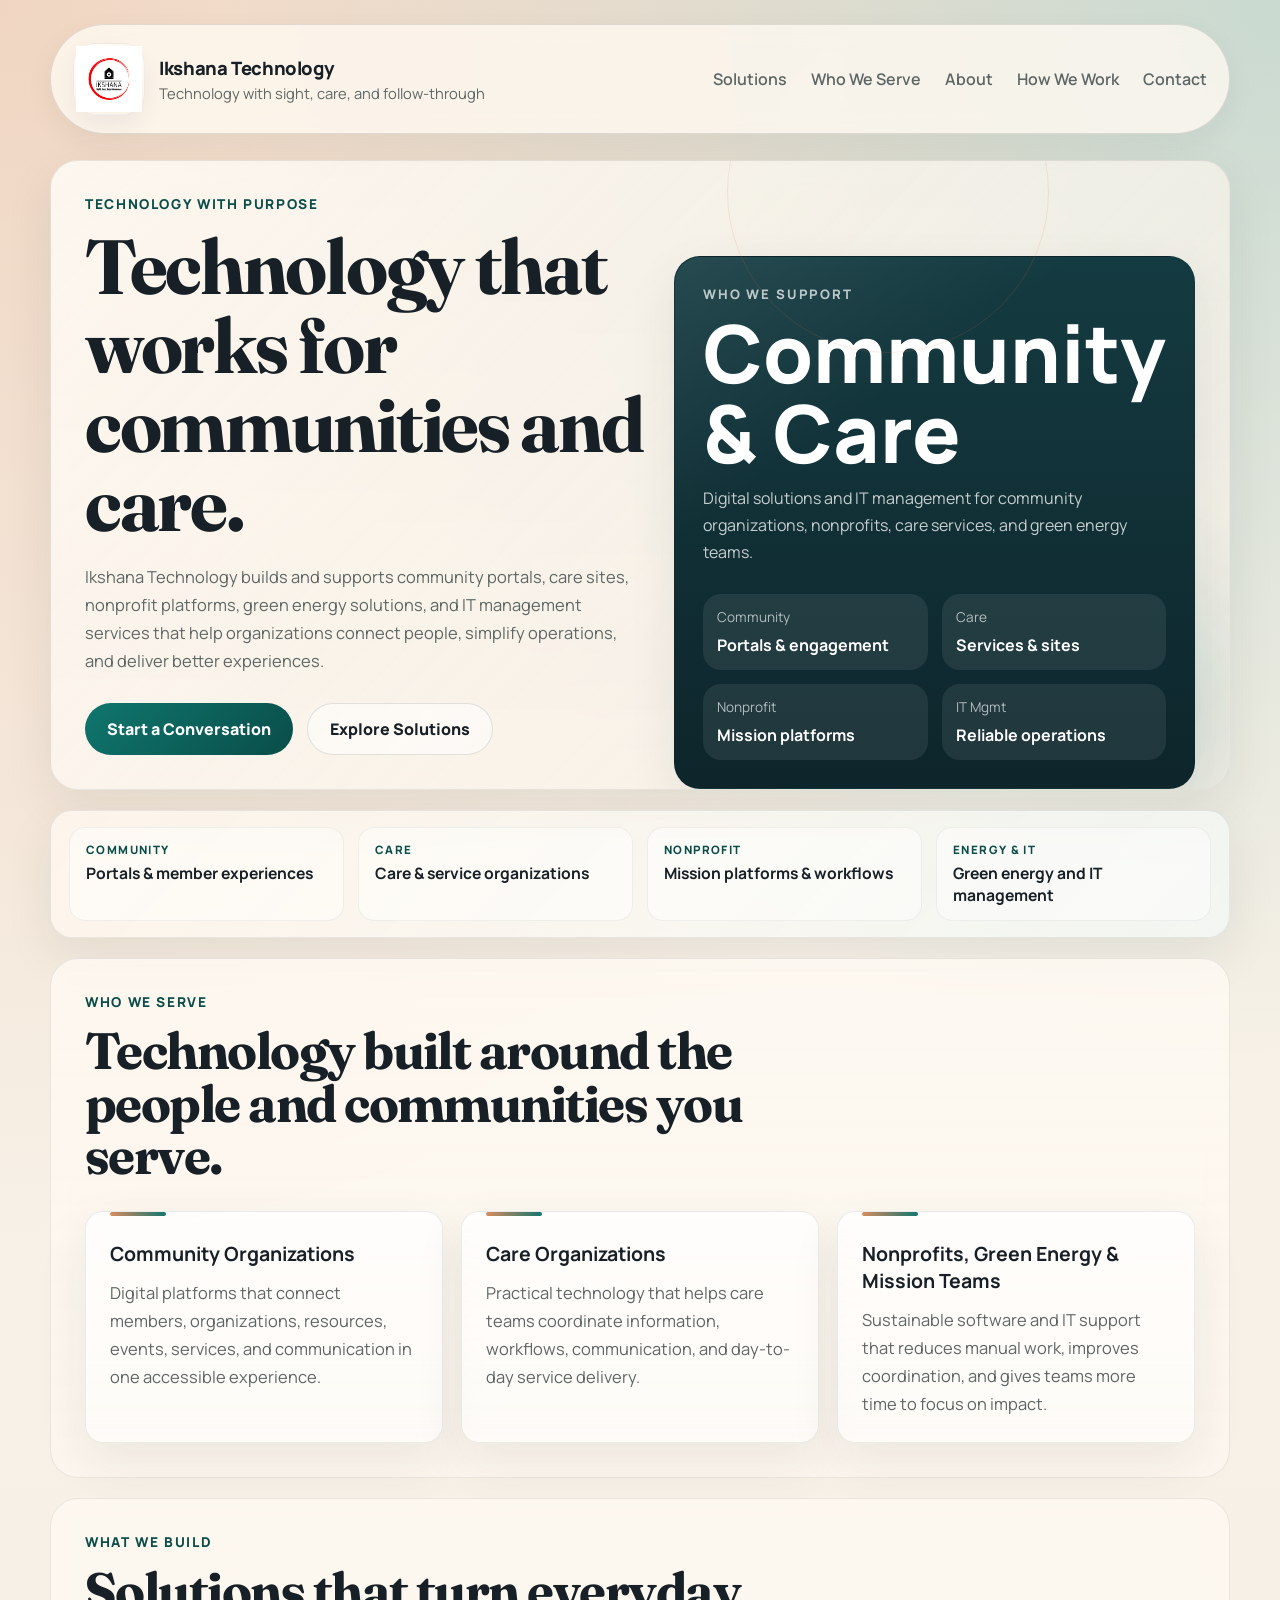
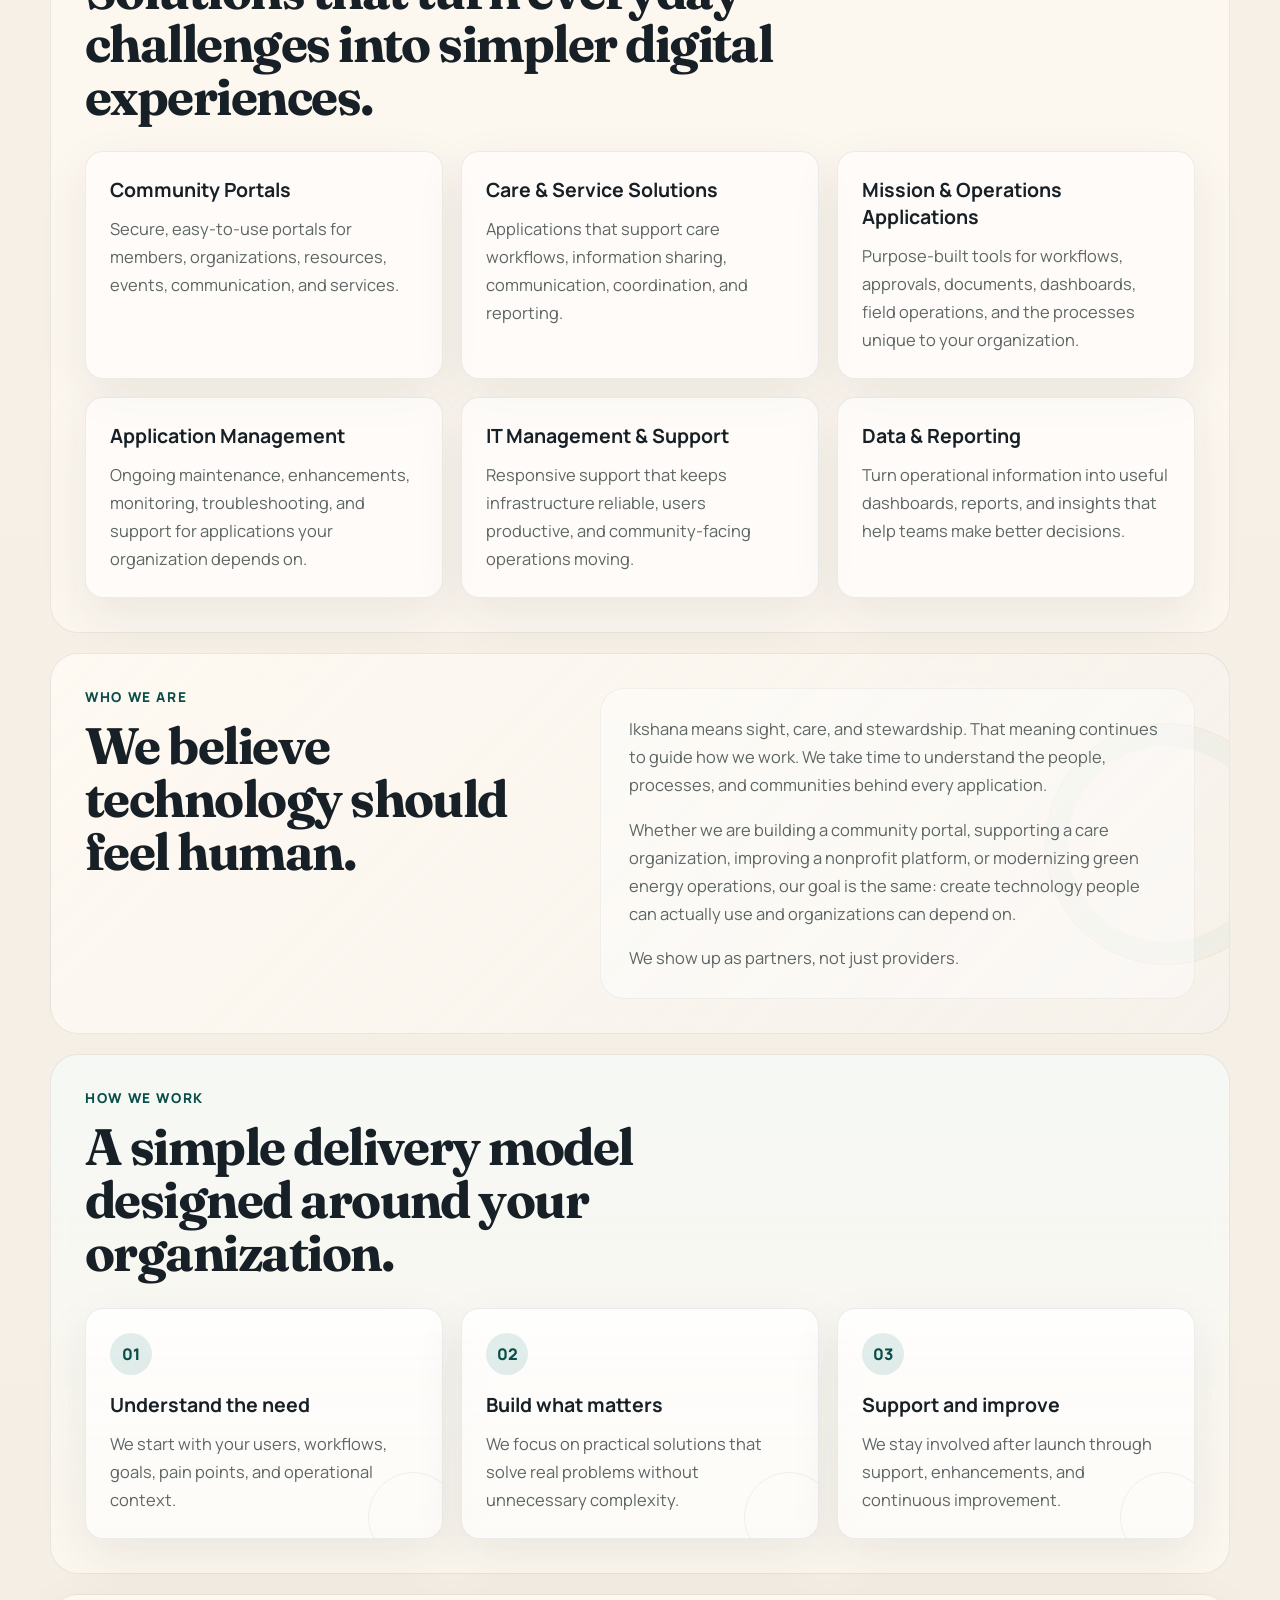
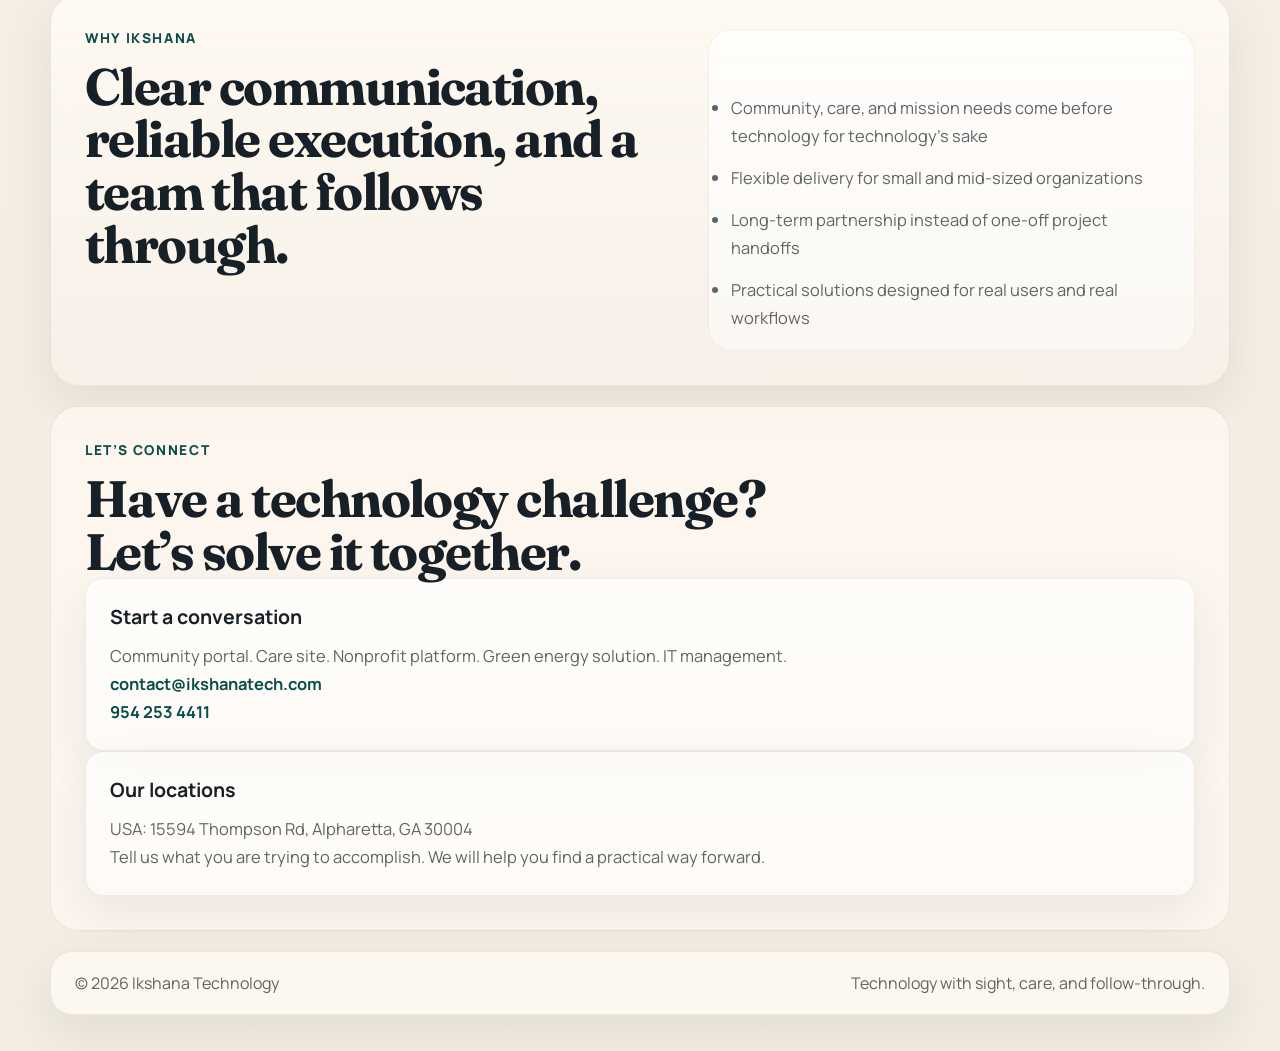
<file: index.html>
<!DOCTYPE html>
<html lang="en">
  <head>
    <meta charset="UTF-8" />
    <meta name="viewport" content="width=device-width, initial-scale=1.0" />
    <title>Ikshana Technology | Technology With Purpose</title>
    <meta
      name="description"
      content="Ikshana Technology builds and supports community portals, care sites, nonprofit platforms, green energy solutions, and dependable IT management for organizations that serve people and communities."
    />
    <link rel="preconnect" href="https://fonts.googleapis.com" />
    <link rel="preconnect" href="https://fonts.gstatic.com" crossorigin />
    <link
      href="https://fonts.googleapis.com/css2?family=Manrope:wght@400;500;600;700;800&family=Fraunces:opsz,wght@9..144,600;9..144,700&display=swap"
      rel="stylesheet"
    />
    <link rel="stylesheet" href="styles.css?v=20261024b" />
  </head>
  <body>
    <div class="page-shell">
      <header class="site-header">
        <div class="brand">
          <div class="brand-mark">
            <img src="assets/ikshana-logo-black.png?v=20260426a" alt="Ikshana Technology logo" />
          </div>
          <div>
            <a href="#top" class="brand-name">Ikshana Technology</a>
            <p class="brand-tag">Technology with sight, care, and follow-through</p>
          </div>
        </div>

        <button class="menu-toggle" aria-expanded="false" aria-controls="site-nav" aria-label="Open navigation">
          <span class="menu-toggle-label">Menu</span>
          <span class="menu-toggle-icon" aria-hidden="true"><span></span><span></span></span>
        </button>

        <nav id="site-nav" class="site-nav">
          <a href="#solutions">Solutions</a>
          <a href="#who-we-serve">Who We Serve</a>
          <a href="#about">About</a>
          <a href="#process">How We Work</a>
          <a href="#contact">Contact</a>
        </nav>
      </header>

      <main id="top">
        <section class="hero">
          <div class="hero-copy">
            <p class="eyebrow">Technology with purpose</p>
            <h1>Technology that works for communities and care.</h1>
            <p class="hero-text">
              Ikshana Technology builds and supports community portals, care sites, nonprofit
              platforms, green energy solutions, and IT management services that help organizations
              connect people, simplify operations, and deliver better experiences.
            </p>
            <div class="hero-actions">
              <a class="button button-primary" href="#contact">Start a Conversation</a>
              <a class="button button-secondary" href="#solutions">Explore Solutions</a>
            </div>
          </div>

          <div class="hero-card">
            <p class="stat-label">Who we support</p>
            <p class="stat-number">Community & Care</p>
            <p class="stat-copy">Digital solutions and IT management for community organizations, nonprofits, care services, and green energy teams.</p>
            <div class="hero-grid">
              <div><span>Community</span><strong>Portals & engagement</strong></div>
              <div><span>Care</span><strong>Services & sites</strong></div>
              <div><span>Nonprofit</span><strong>Mission platforms</strong></div>
              <div><span>IT Mgmt</span><strong>Reliable operations</strong></div>
            </div>
          </div>
        </section>

        <section class="trust-strip" aria-label="Ikshana Technology focus areas">
          <p><span>Community</span><strong>Portals & member experiences</strong></p>
          <p><span>Care</span><strong>Care & service organizations</strong></p>
          <p><span>Nonprofit</span><strong>Mission platforms & workflows</strong></p>
          <p><span>Energy & IT</span><strong>Green energy and IT management</strong></p>
        </section>

        <section id="who-we-serve" class="section section-services">
          <div class="section-heading"><p class="eyebrow">Who we serve</p><h2>Technology built around the people and communities you serve.</h2></div>
          <div class="cards three-up">
            <article class="card"><h3>Community Organizations</h3><p>Digital platforms that connect members, organizations, resources, events, services, and communication in one accessible experience.</p></article>
            <article class="card"><h3>Care Organizations</h3><p>Practical technology that helps care teams coordinate information, workflows, communication, and day-to-day service delivery.</p></article>
            <article class="card"><h3>Nonprofits, Green Energy & Mission Teams</h3><p>Sustainable software and IT support that reduces manual work, improves coordination, and gives teams more time to focus on impact.</p></article>
          </div>
        </section>

        <section id="solutions" class="section">
          <div class="section-heading"><p class="eyebrow">What we build</p><h2>Solutions that turn everyday challenges into simpler digital experiences.</h2></div>
          <div class="cards three-up">
            <article class="card"><h3>Community Portals</h3><p>Secure, easy-to-use portals for members, organizations, resources, events, communication, and services.</p></article>
            <article class="card"><h3>Care & Service Solutions</h3><p>Applications that support care workflows, information sharing, communication, coordination, and reporting.</p></article>
            <article class="card"><h3>Mission & Operations Applications</h3><p>Purpose-built tools for workflows, approvals, documents, dashboards, field operations, and the processes unique to your organization.</p></article>
            <article class="card"><h3>Application Management</h3><p>Ongoing maintenance, enhancements, monitoring, troubleshooting, and support for applications your organization depends on.</p></article>
            <article class="card"><h3>IT Management & Support</h3><p>Responsive support that keeps infrastructure reliable, users productive, and community-facing operations moving.</p></article>
            <article class="card"><h3>Data & Reporting</h3><p>Turn operational information into useful dashboards, reports, and insights that help teams make better decisions.</p></article>
          </div>
        </section>

        <section id="about" class="section split-section section-about">
          <div><p class="eyebrow">Who we are</p><h2>We believe technology should feel human.</h2></div>
          <div class="split-copy">
            <p>Ikshana means sight, care, and stewardship. That meaning continues to guide how we work. We take time to understand the people, processes, and communities behind every application.</p>
            <p>Whether we are building a community portal, supporting a care organization, improving a nonprofit platform, or modernizing green energy operations, our goal is the same: create technology people can actually use and organizations can depend on.</p>
            <p>We show up as partners, not just providers.</p>
          </div>
        </section>

        <section id="process" class="section section-process">
          <div class="section-heading"><p class="eyebrow">How we work</p><h2>A simple delivery model designed around your organization.</h2></div>
          <div class="cards process-grid">
            <article class="card process-card"><span>01</span><h3>Understand the need</h3><p>We start with your users, workflows, goals, pain points, and operational context.</p></article>
            <article class="card process-card"><span>02</span><h3>Build what matters</h3><p>We focus on practical solutions that solve real problems without unnecessary complexity.</p></article>
            <article class="card process-card"><span>03</span><h3>Support and improve</h3><p>We stay involved after launch through support, enhancements, and continuous improvement.</p></article>
          </div>
        </section>

        <section class="section highlight">
          <div><p class="eyebrow">Why Ikshana</p><h2>Clear communication, reliable execution, and a team that follows through.</h2></div>
          <ul class="benefit-list">
            <li>Community, care, and mission needs come before technology for technology’s sake</li>
            <li>Flexible delivery for small and mid-sized organizations</li>
            <li>Long-term partnership instead of one-off project handoffs</li>
            <li>Practical solutions designed for real users and real workflows</li>
          </ul>
        </section>

        <section id="contact" class="section contact-section">
          <div class="section-heading"><p class="eyebrow">Let’s connect</p><h2>Have a technology challenge? Let’s solve it together.</h2></div>
          <div class="contact-grid">
            <article class="card contact-card"><h3>Start a conversation</h3><p>Community portal. Care site. Nonprofit platform. Green energy solution. IT management.</p><p><a href="mailto:contact@ikshanatech.com">contact@ikshanatech.com</a></p><p><a href="tel:+19542534411">954 253 4411</a></p></article>
            <article class="card contact-card"><h3>Our locations</h3><p>USA: 15594 Thompson Rd, Alpharetta, GA 30004</p><p>Tell us what you are trying to accomplish. We will help you find a practical way forward.</p></article>
          </div>
        </section>
      </main>

      <footer class="site-footer"><p>© 2026 Ikshana Technology</p><p>Technology with sight, care, and follow-through.</p></footer>
    </div>
    <script src="script.js?v=20260820b"></script>
  </body>
</html>
</file>
<file: styles.css>
:root {
  --bg: #f5efe5;
  --surface: rgba(255, 250, 243, 0.74);
  --surface-strong: #fffaf3;
  --text: #172026;
  --muted: #5d6665;
  --line: rgba(23, 32, 38, 0.12);
  --accent: #0f766e;
  --accent-strong: #0a4d49;
  --warm: #d98c5f;
  --shadow: 0 18px 50px rgba(23, 32, 38, 0.08);
  --radius-lg: 28px;
  --radius-md: 18px;
  --max-width: 1180px;
}

* {
  box-sizing: border-box;
}

html {
  scroll-behavior: smooth;
  scroll-padding-top: 140px;
}

body {
  margin: 0;
  font-family: "Manrope", sans-serif;
  color: var(--text);
  background:
    radial-gradient(circle at top left, rgba(217, 140, 95, 0.28), transparent 28%),
    radial-gradient(circle at top right, rgba(15, 118, 110, 0.2), transparent 24%),
    linear-gradient(180deg, #f8f2e8 0%, #f3ede3 100%);
}

a {
  color: inherit;
  text-decoration: none;
}

.page-shell {
  width: min(calc(100% - 32px), var(--max-width));
  margin: 0 auto;
  padding: 24px 0 36px;
}

.site-header,
.hero,
.trust-strip,
.section,
.site-footer {
  backdrop-filter: blur(10px);
}

.site-header {
  display: flex;
  align-items: center;
  justify-content: space-between;
  gap: 24px;
  padding: 18px 22px;
  border: 1px solid var(--line);
  border-radius: 999px;
  background: rgba(255, 250, 243, 0.78);
  position: sticky;
  top: 16px;
  z-index: 10;
  box-shadow: 0 10px 30px rgba(23, 32, 38, 0.05);
}

.brand {
  display: flex;
  align-items: center;
  gap: 14px;
  min-width: 0;
}

.brand-mark {
  width: 72px;
  height: 72px;
  flex: 0 0 72px;
  display: flex;
  align-items: center;
  justify-content: center;
  padding: 2px;
  border-radius: 22px;
  background:
    radial-gradient(circle at 30% 30%, rgba(255, 255, 255, 0.9), transparent 48%),
    linear-gradient(180deg, rgba(255, 255, 255, 0.58), rgba(250, 243, 232, 0.78));
  border: 1px solid rgba(23, 32, 38, 0.06);
  box-shadow: 0 10px 24px rgba(23, 32, 38, 0.06);
}

.brand-mark img {
  width: 100%;
  height: 100%;
  object-fit: contain;
  display: block;
  filter: saturate(0.95) contrast(1.02);
}

.brand-name {
  display: block;
  font-weight: 800;
  letter-spacing: -0.02em;
  font-size: 1.15rem;
}

.brand-tag {
  margin: 2px 0 0;
  color: var(--muted);
  font-size: 0.92rem;
}

.site-nav {
  display: flex;
  gap: 24px;
  font-weight: 600;
}

.site-nav a {
  color: var(--muted);
}

.site-nav a:hover,
.site-nav a:focus-visible {
  color: var(--text);
}

.menu-toggle {
  display: none;
  border: 0;
  border-radius: 999px;
  padding: 10px 12px 10px 16px;
  background: rgba(23, 32, 38, 0.92);
  color: white;
  font: inherit;
  font-weight: 700;
  align-items: center;
  gap: 12px;
  box-shadow: 0 10px 26px rgba(23, 32, 38, 0.16);
}

.menu-toggle-label {
  display: inline-block;
}

.menu-toggle-icon {
  width: 36px;
  height: 36px;
  display: inline-flex;
  flex-direction: column;
  align-items: center;
  justify-content: center;
  gap: 5px;
  border-radius: 50%;
  background: rgba(255, 255, 255, 0.12);
}

.menu-toggle-icon span {
  width: 14px;
  height: 2px;
  border-radius: 999px;
  background: currentColor;
  transition: transform 180ms ease, opacity 180ms ease;
}

.menu-toggle[aria-expanded="true"] .menu-toggle-icon span:first-child {
  transform: translateY(3.5px) rotate(45deg);
}

.menu-toggle[aria-expanded="true"] .menu-toggle-icon span:last-child {
  transform: translateY(-3.5px) rotate(-45deg);
}

.hero {
  display: grid;
  grid-template-columns: 1.3fr 0.9fr;
  gap: 28px;
  margin-top: 26px;
  padding: 34px;
  border-radius: var(--radius-lg);
  background:
    linear-gradient(135deg, rgba(255, 250, 243, 0.9), rgba(247, 240, 231, 0.72)),
    linear-gradient(180deg, rgba(15, 118, 110, 0.08), transparent);
  border: 1px solid rgba(23, 32, 38, 0.08);
  box-shadow: var(--shadow);
  overflow: hidden;
  position: relative;
}

.hero::before {
  content: "";
  position: absolute;
  inset: auto -120px -120px auto;
  width: 420px;
  height: 420px;
  border-radius: 50%;
  background:
    radial-gradient(circle, rgba(15, 118, 110, 0.15), rgba(15, 118, 110, 0.03) 48%, transparent 70%);
  pointer-events: none;
}

.hero::after {
  content: "";
  position: absolute;
  top: -130px;
  right: 180px;
  width: 320px;
  height: 320px;
  border-radius: 50%;
  border: 1px solid rgba(217, 130, 74, 0.15);
  pointer-events: none;
}

.eyebrow {
  margin: 0 0 14px;
  color: var(--accent-strong);
  font-size: 0.85rem;
  font-weight: 800;
  letter-spacing: 0.12em;
  text-transform: uppercase;
}

.hero h1,
.section h2 {
  margin: 0;
  font-family: "Fraunces", serif;
  line-height: 1.03;
  letter-spacing: -0.03em;
}

.hero h1 {
  max-width: 11ch;
  font-size: clamp(3rem, 6vw, 5.5rem);
}

.hero-text,
.split-copy p,
.card p,
.benefit-list li,
.contact-card p {
  color: var(--muted);
  line-height: 1.7;
  font-size: 1.03rem;
}

.hero-text {
  max-width: 62ch;
  margin: 20px 0 0;
}

.hero-actions {
  display: flex;
  flex-wrap: wrap;
  gap: 14px;
  margin-top: 28px;
}

.button {
  display: inline-flex;
  align-items: center;
  justify-content: center;
  min-height: 52px;
  padding: 0 22px;
  border-radius: 999px;
  font-weight: 800;
}

.button-primary {
  color: white;
  background: linear-gradient(135deg, var(--accent), var(--accent-strong));
}

.button-secondary {
  color: var(--text);
  background: rgba(255, 255, 255, 0.54);
  border: 1px solid var(--line);
}

.hero-card,
.card,
.trust-strip,
.highlight,
.site-footer {
  border: 1px solid rgba(23, 32, 38, 0.08);
  box-shadow: var(--shadow);
}

.hero-card {
  align-self: end;
  padding: 28px;
  border-radius: 26px;
  background: linear-gradient(180deg, #143b41 0%, #0d252b 100%);
  color: white;
  position: relative;
  transform: translateY(34px);
}

.hero-card::before {
  content: "";
  position: absolute;
  inset: 0;
  border-radius: inherit;
  background:
    linear-gradient(145deg, rgba(255, 255, 255, 0.08), transparent 32%);
  pointer-events: none;
}

.stat-label {
  margin: 0;
  color: rgba(255, 255, 255, 0.7);
  text-transform: uppercase;
  letter-spacing: 0.14em;
  font-size: 0.82rem;
  font-weight: 800;
}

.stat-number {
  margin: 10px 0 12px;
  font-size: clamp(3rem, 7vw, 5rem);
  font-weight: 800;
  line-height: 1;
}

.stat-copy {
  margin: 0;
  color: rgba(255, 255, 255, 0.76);
  line-height: 1.7;
}

.hero-grid {
  display: grid;
  grid-template-columns: repeat(2, 1fr);
  gap: 14px;
  margin-top: 28px;
}

.hero-grid div {
  padding: 14px;
  border-radius: 18px;
  background: rgba(255, 255, 255, 0.08);
}

.hero-grid span {
  display: block;
  color: rgba(255, 255, 255, 0.66);
  font-size: 0.85rem;
  margin-bottom: 8px;
}

.hero-grid strong {
  font-size: 1rem;
}

.trust-strip {
  display: grid;
  grid-template-columns: repeat(4, 1fr);
  gap: 14px;
  margin: 20px 0 0;
  padding: 16px 18px;
  border-radius: 22px;
  background: linear-gradient(135deg, rgba(255, 247, 238, 0.86), rgba(242, 247, 244, 0.82));
}

.trust-strip p {
  margin: 0;
  padding: 14px 16px;
  border-radius: 16px;
  background: rgba(255, 255, 255, 0.45);
  border: 1px solid rgba(23, 32, 38, 0.06);
}

.trust-strip span {
  display: block;
  margin-bottom: 6px;
  color: var(--accent-strong);
  font-size: 0.72rem;
  font-weight: 800;
  letter-spacing: 0.12em;
  text-transform: uppercase;
}

.trust-strip strong {
  display: block;
  color: var(--text);
  font-size: 0.98rem;
  line-height: 1.35;
}

.section {
  scroll-margin-top: 120px;
  margin-top: 20px;
  padding: 34px;
  border-radius: var(--radius-lg);
  background: rgba(255, 250, 243, 0.7);
  border: 1px solid rgba(23, 32, 38, 0.08);
}

.section-services {
  background:
    linear-gradient(180deg, rgba(255, 250, 243, 0.78), rgba(255, 248, 241, 0.7));
}

.section-about {
  position: relative;
  background:
    linear-gradient(135deg, rgba(255, 250, 243, 0.9), rgba(246, 242, 236, 0.76));
  overflow: hidden;
}

.section-about::before {
  content: "";
  position: absolute;
  right: -58px;
  top: 50%;
  width: 240px;
  height: 240px;
  transform: translateY(-50%);
  border-radius: 50%;
  border: 1px solid rgba(217, 130, 74, 0.14);
  box-shadow: inset 0 0 0 22px rgba(15, 118, 110, 0.03);
  pointer-events: none;
}

.section-process {
  background:
    linear-gradient(180deg, rgba(245, 249, 247, 0.86), rgba(255, 250, 243, 0.72));
}

.section-heading {
  max-width: 760px;
}

.section h2 {
  font-size: clamp(2rem, 4vw, 3.6rem);
}

.cards {
  display: grid;
  gap: 18px;
  margin-top: 28px;
}

.three-up,
.process-grid,
.contact-grid {
  grid-template-columns: repeat(3, minmax(0, 1fr));
}

.contact-grid {
  grid-template-columns: repeat(2, minmax(0, 1fr));
}

.card {
  padding: 24px;
  border-radius: var(--radius-md);
  background: rgba(255, 255, 255, 0.58);
}

.section-services .card,
.section-process .card,
.contact-card {
  background: linear-gradient(180deg, rgba(255, 255, 255, 0.76), rgba(255, 255, 255, 0.52));
}

.section-services .card {
  position: relative;
  padding-top: 28px;
}

.section-services .card::before {
  content: "";
  position: absolute;
  top: 0;
  left: 24px;
  width: 56px;
  height: 4px;
  border-radius: 999px;
  background: linear-gradient(90deg, var(--warm), var(--accent));
}

.card h3 {
  margin: 0 0 12px;
  font-size: 1.22rem;
}

.card p {
  margin: 0;
}

.split-section {
  display: grid;
  grid-template-columns: 0.9fr 1.1fr;
  gap: 28px;
  align-items: start;
}

.split-copy {
  position: relative;
  z-index: 1;
  padding: 26px 28px;
  border-radius: 24px;
  background: rgba(255, 255, 255, 0.42);
  border: 1px solid rgba(23, 32, 38, 0.05);
}

.split-copy p:first-child {
  margin-top: 0;
}

.split-copy p:last-child {
  margin-bottom: 0;
}

.process-card span {
  display: inline-flex;
  width: 42px;
  height: 42px;
  align-items: center;
  justify-content: center;
  border-radius: 50%;
  background: rgba(15, 118, 110, 0.12);
  color: var(--accent-strong);
  font-weight: 800;
  margin-bottom: 16px;
}

.process-card {
  position: relative;
  overflow: hidden;
}

.process-card::after {
  content: "";
  position: absolute;
  right: -16px;
  bottom: -24px;
  width: 88px;
  height: 88px;
  border-radius: 50%;
  border: 1px solid rgba(15, 118, 110, 0.08);
}

.highlight {
  display: grid;
  grid-template-columns: 1.1fr 0.9fr;
  gap: 28px;
  background:
    linear-gradient(180deg, rgba(255, 250, 243, 0.86), rgba(247, 241, 233, 0.74));
  color: var(--text);
}

.highlight .eyebrow,
.highlight h2,
.highlight li {
  color: var(--text);
}

.highlight .eyebrow {
  color: var(--accent-strong);
  opacity: 1;
}

.highlight .benefit-list li {
  color: var(--muted);
}

.benefit-list {
  margin: 0;
  padding-left: 22px;
  padding-top: 64px;
  padding-right: 18px;
  padding-bottom: 18px;
  border-radius: 24px;
  background: linear-gradient(180deg, rgba(255, 255, 255, 0.72), rgba(255, 255, 255, 0.5));
  border: 1px solid rgba(23, 32, 38, 0.06);
}

.benefit-list li + li {
  margin-top: 14px;
}

.contact-card a {
  color: var(--accent-strong);
  font-weight: 700;
}

.site-footer {
  display: flex;
  justify-content: space-between;
  gap: 18px;
  margin-top: 20px;
  padding: 20px 24px;
  border-radius: 22px;
  background: rgba(255, 250, 243, 0.74);
}

.site-footer p {
  margin: 0;
  color: var(--muted);
}

@media (max-width: 960px) {
  .hero,
  .split-section,
  .highlight,
  .three-up,
  .process-grid,
  .contact-grid,
  .trust-strip {
    grid-template-columns: 1fr;
  }

  .site-header {
    border-radius: 30px;
    align-items: center;
    flex-wrap: wrap;
    gap: 18px;
    padding: 14px 16px;
  }

  .brand-mark {
    width: 64px;
    height: 64px;
    flex-basis: 64px;
    border-radius: 20px;
  }

  .hero-card {
    transform: none;
  }

  .menu-toggle {
    display: inline-flex;
  }

  .site-nav {
    display: none;
    width: 100%;
    flex-direction: column;
    gap: 10px;
    padding: 14px;
    border-radius: 24px;
    background:
      linear-gradient(180deg, rgba(255, 255, 255, 0.84), rgba(248, 241, 232, 0.9));
    border: 1px solid rgba(23, 32, 38, 0.08);
    box-shadow: 0 18px 38px rgba(23, 32, 38, 0.09);
  }

  .site-nav.is-open {
    display: flex;
  }

  .site-nav a {
    display: flex;
    align-items: center;
    justify-content: space-between;
    min-height: 56px;
    padding: 0 18px;
    border-radius: 18px;
    background: rgba(255, 255, 255, 0.6);
    border: 1px solid rgba(23, 32, 38, 0.05);
    color: var(--text);
    font-weight: 700;
  }

  .site-nav a::after {
    content: "↗";
    color: rgba(23, 32, 38, 0.42);
    font-size: 0.94rem;
  }

  .hero h1 {
    max-width: 100%;
  }

  .site-footer {
    flex-direction: column;
  }

  .split-copy {
    padding: 22px;
  }

  .benefit-list {
    padding-top: 0;
  }
}

@media (max-width: 640px) {
  .page-shell {
    width: min(calc(100% - 18px), var(--max-width));
    padding-top: 14px;
  }

  .site-header,
  .hero,
  .section,
  .site-footer,
  .trust-strip {
    padding-left: 18px;
    padding-right: 18px;
  }

  .hero {
    padding-top: 24px;
    padding-bottom: 24px;
  }

  .section {
    padding-top: 24px;
    padding-bottom: 24px;
  }

  .brand {
    gap: 12px;
    flex: 1 1 auto;
    min-width: 0;
  }

  .brand-name {
    font-size: 1.1rem;
  }

  .brand-tag {
    max-width: 21ch;
    line-height: 1.35;
    font-size: 0.84rem;
  }

  .site-header {
    border-radius: 26px;
  }

  .brand-mark {
    width: 58px;
    height: 58px;
    flex-basis: 58px;
    border-radius: 18px;
  }

  .menu-toggle {
    padding: 8px 10px 8px 14px;
    gap: 10px;
  }

  .menu-toggle-label {
    font-size: 0.95rem;
  }

  .menu-toggle-icon {
    width: 32px;
    height: 32px;
  }

  .site-nav {
    padding: 12px;
    border-radius: 20px;
  }
}
</file>
